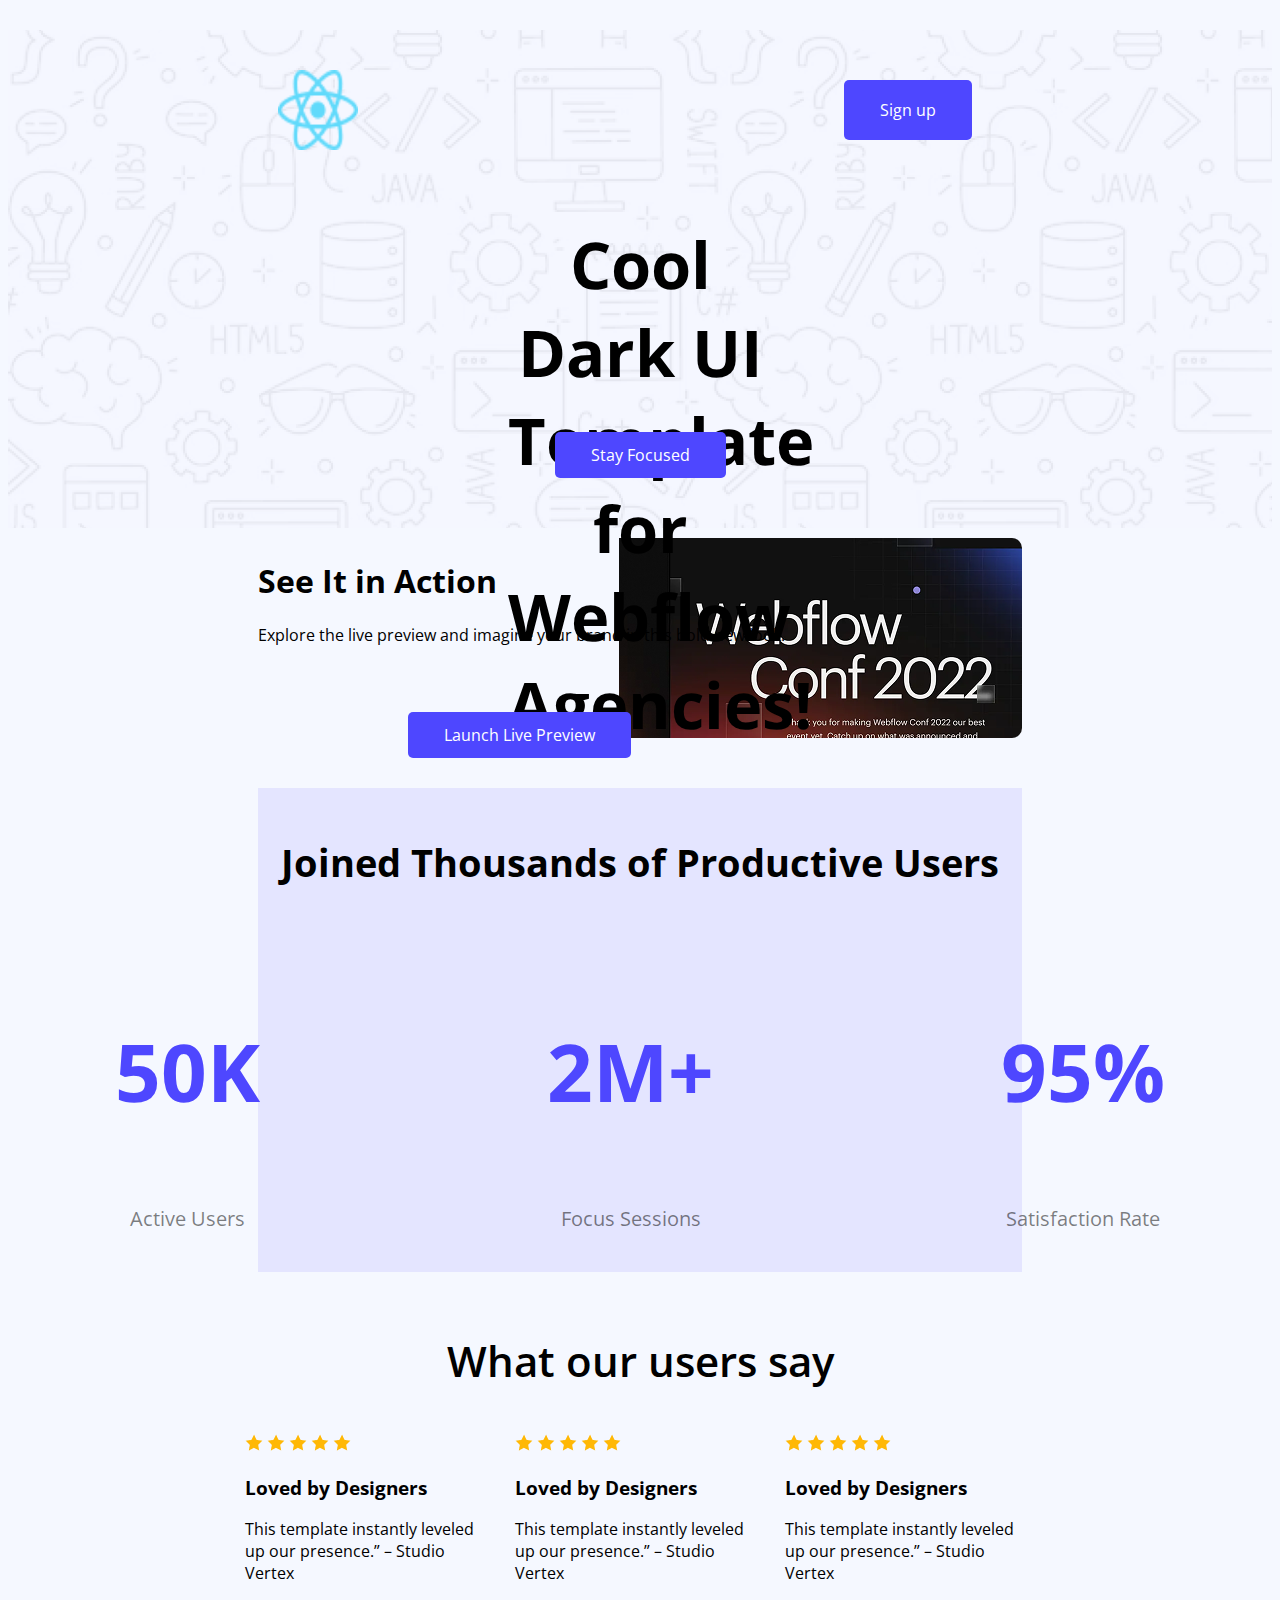
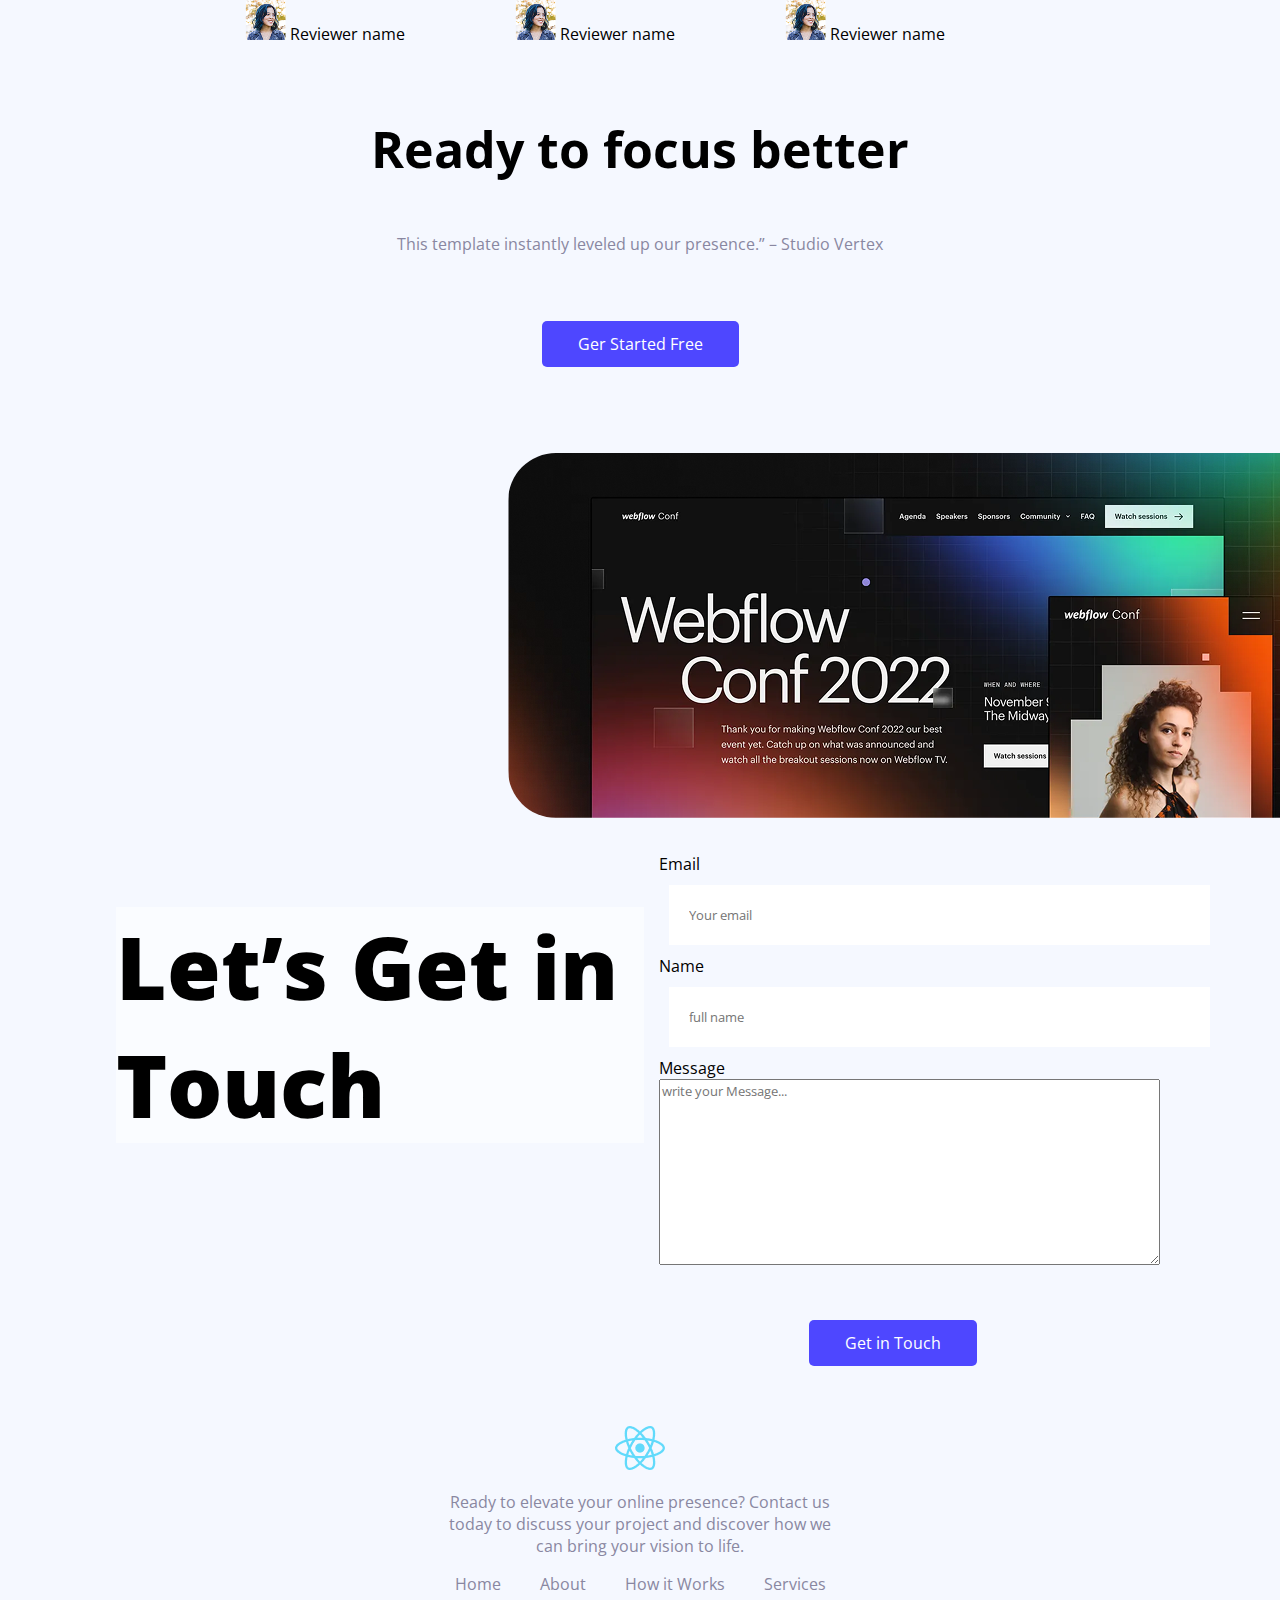
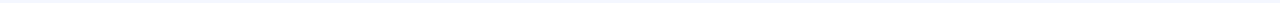
<file: index.html>
<!DOCTYPE html>
<html lang="en">
<head>
    <meta charset="UTF-8">
    <meta name="viewport" content="width=device-width, initial-scale=1.0">
    <title>Web flow 01</title>
<link rel="preconnect" href="https://fonts.googleapis.com">
<link rel="preconnect" href="https://fonts.gstatic.com" crossorigin>
<link href="https://fonts.googleapis.com/css2?family=Open+Sans:ital,wght@0,300..800;1,300..800&family=Raleway:ital,wght@0,100..900;1,100..900&display=swap" rel="stylesheet">
<link rel="stylesheet" href="styles/styles01.css">
    
</head>
<body>
    <header class="header-img header-align">
        <nav class="navigation-top">
            <img class="main-logo" src="assets/react.png" width="80" height="80" alt="">
            <button class="button">Sign up</button>
        </nav>
        <div class="navigation-head">
            <h1 class="navigation-text">Cool Dark UI Template for Webflow Agencies!</h1>
            <button class="button">Stay Focused</button>
        </div>
        
       
    </header>
    <body>
        <main>
            <div class="banner">
            <div class="banner-div">
                <h1 class="banner-header">See It in Action</h1>
                <p>Explore the live preview and imagine your brand in this bold new look.</p>
                <button class="button">Launch Live Preview</button>
            </div>
        </div>
            
        <section class="heighlight-head">
            <h3 class="head-heading">Joined Thousands of Productive Users</h3>
            <div class="heighlight-part">
            
            <div class="about-item">
            <p class="item-title">50K</p>
            <p class="item-description">Active Users</p>
              </div>
            <div class="about-item">
            <p class="item-title">2M+</p>
            <p class="item-description">Focus Sessions</p>
           </div>
           <div class="about-item">
            <p class="item-title">95%</p>
            <p class="item-description">Satisfaction Rate</p>
           </div>
        </section>
        </div>
        <div >
        <h2 class="speak-about">What our users say</h2>
        <div class="Reviewer">
            <div class="speaks">
                <img src="assets/icon-star.png" alt="">
                <img src="assets/icon-star.png" alt="">
                <img src="assets/icon-star.png" alt="">
                <img src="assets/icon-star.png" alt="">
                <img src="assets/icon-star.png" alt="">
            <h3 class="speak-title">Loved by Designers</h3>
            <p class="speak-description">This template instantly leveled up our presence.” – Studio Vertex</p>
            <img src="assets/avatar.png" alt="">
            Reviewer name
            </div>
            <div class="speaks">
                <img src="assets/icon-star.png" alt="">
                <img src="assets/icon-star.png" alt="">
                <img src="assets/icon-star.png" alt="">
                <img src="assets/icon-star.png" alt="">
                <img src="assets/icon-star.png" alt="">
            <h3 class="speak-title">Loved by Designers</h3>
            <p class="speak-description">This template instantly leveled up our presence.” – Studio Vertex</p>
            <img src="assets/avatar.png" alt="">
            Reviewer name
            </div>
            <div class="speaks">
                <img src="assets/icon-star.png" alt="">
                <img src="assets/icon-star.png" alt="">
                <img src="assets/icon-star.png" alt="">
                <img src="assets/icon-star.png" alt="">
                <img src="assets/icon-star.png" alt="">
            <h3 class="speak-title">Loved by Designers</h3>
            <p class="speak-description">This template instantly leveled up our presence.” – Studio Vertex</p>
            <img src="assets/avatar.png" alt="">
            Reviewer name
            </div>
            
        </div>
        </div>
    </div>
        <div class="secound-part">

        <h3 class="head-secound">Ready to focus better</h3>
        <p class="description-main">This template instantly leveled up our presence.” – Studio Vertex</p>
        <p class="started-free">
        <button class="button">Ger Started Free</button>
        </p>
        <img class="bg-img" src="assets/wc-big.png" alt="">
        </div>
        </main>
    </body>
    <footer>
        <div class="footer-display">
            <div >
            <h1 class="footer-header">Let’s Get in Touch</h1>
            </div>

        <div class="footer-display">
            <div>
            Email <br>
            <input type="text" placeholder="Your email"> <br>
            Name <br>
            <input type="text" placeholder="full name" ><br>
            Message <br>
            <textarea  name="" id="" cols="60" rows="10" placeholder="write your Message..."></textarea> <br>
            <button class="button">Get in Touch</button>
            </div>
        </div>
    </div>


            <div class="footer-end">
            <img class="end-logo" src="/assets/react.png" alt="">
            <p>Ready to elevate your online presence? Contact us today to discuss your project and discover how we can bring your vision to life.</p>
            </div>
            <div class="footer-div">
            <nav class="footer-nav">
                <li> <a href=""></a> Home</li>
                <li> <a href=""></a>About</li>
                <li> <a href=""></a>How it Works</li>
                <li> <a href=""></a>Services</li>
            </nav>
            </div>

    </footer>
</body>
</html>
</file>
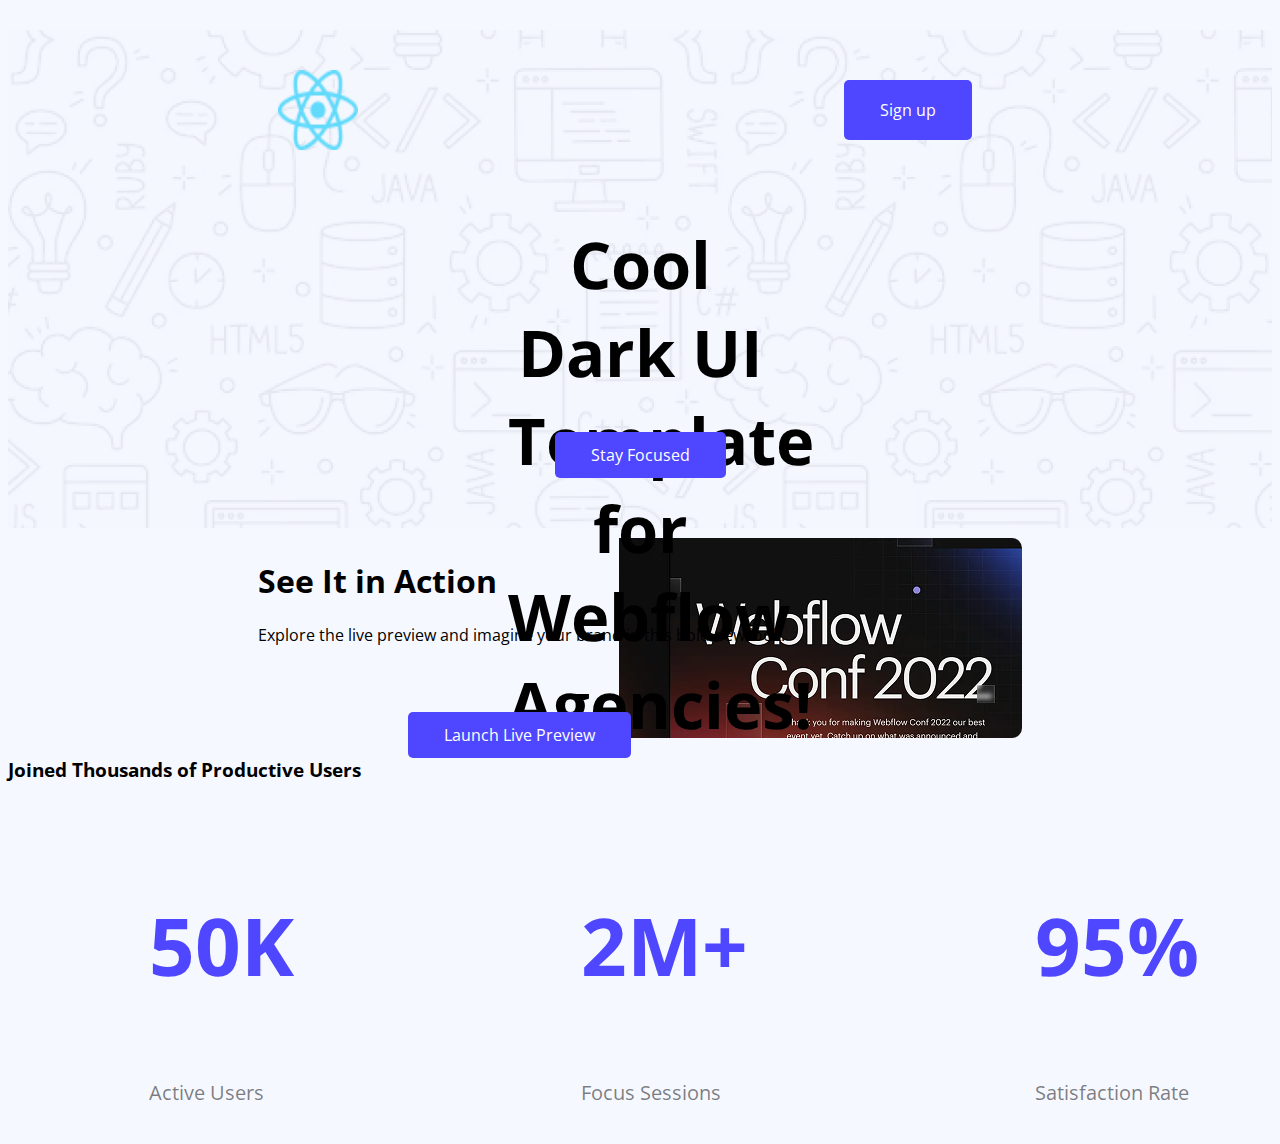
<file: assignment01.html>
<!DOCTYPE html>
<html lang="en">
<head>
    <meta charset="UTF-8">
    <meta name="viewport" content="width=device-width, initial-scale=1.0">
    <title>Web flow 01</title>
    <link rel="stylesheet" href="styles/styles01.css">
    <link rel="preconnect" href="https://fonts.googleapis.com">
    <link rel="preconnect" href="https://fonts.gstatic.com" crossorigin>
    <link href="https://fonts.googleapis.com/css2?family=Open+Sans:ital,wght@0,300..800;1,300..800&family=Raleway:ital,wght@0,100..900;1,100..900&display=swap" rel="stylesheet">

    
</head>
<body>
    <header class="header-img header-align">
        <nav class="navigation-top">
            <img class="main-logo" src="assets/react.png" width="80" height="80" alt="">
            <button class="button">Sign up</button>
        </nav>
        <div class="navigation-head">
            <h1 class="navigation-text">Cool Dark UI Template for Webflow Agencies!</h1>
            <button class="button">Stay Focused</button>
        </div>
        
       
    </header>
    <body>
        <main>
            <div class="banner">
            <div class="banner-div">
                <h1 class="banner-header">See It in Action</h1>
                <p>Explore the live preview and imagine your brand in this bold new look.</p>
                <button class="button">Launch Live Preview</button>
            </div>
        </div>
            
        <section><h3>Joined Thousands of Productive Users</h3></section>
        <div class="heighlight-part">
            
           <div class="about-item">
            <p class="item-title">50K</p>
            <p class="item-description">Active Users</p>
           </div>
           <div class="about-item">
            <p class="item-title">2M+</p>
            <p class="item-description">Focus Sessions</p>
           </div>
           <div class="about-item">
            <p class="item-title">95%</p>
            <p class="item-description">Satisfaction Rate</p>
           </div>

        </div>
        </main>
    </body>
    <footer>

    </footer>
</body>
</html>
</file>
<file: styles/styles01.css>
.open-sans-raleway {
  font-family: "Open Sans", sans-serif;
  font-optical-sizing: auto;
  font-style: normal;
  font-variation-settings:
    "wdth" 100;
}

*{font-family: "Open Sans", sans-serif;}

body{
    background-color: rgba(245, 248, 255, 1);
}

.header-img{
    background-image: url(../assets/hero-bg.png)
}
.header-align{
    justify-content: center;
}
.navigation-top{
    display: flex;
    justify-content: space-between;
    margin: 30px 150px;
    
}
.main-logo{
    margin: 40px 120px;
}
.button{
    background-color: #4E47FF;
    border-radius: 5px;
    margin: 50px 150px;
    color: #FFFFFF;
    border: none;
    font-size: 16px;
    cursor: pointer;
    padding: 12px 36px;
}

.navigation-head{
    text-align: center;
    max-width: 1440px;
    max-height: 700px;
    align-items: center;
    margin: 10px 250px;
}
.navigation-text{
    font-size: 65px;
    font-weight: 800px;
    max-width: 905px;
    max-height: 152px;
    margin: 10px 250px;
    
}

.banner{
    display: flex;
    justify-content:space-between;
    margin: 0px 250px;
    gap: 50px;
    max-height: 200px;
    background-image: url(../assets/wc-mini.png);
    background-position: right;
    background-repeat: no-repeat;
    border-radius: 10px;
    text-align: left;
    
}
.banner-img{
    /* display: right; */
}

.banner-div{
/* display: flex; */
}

.heighlight-part{
    display: flex;
    align-items: center;
    gap: 50px;

}
.about-item{
    align-items: right;
    margin: 10px 141px;
    justify-content: space-around;
    align-items: center;
}

.heighlight-head{
    background-color: rgba(78, 71, 255, 0.1);
    justify-items: center;
    max-width: 1400px;
    max-height: 500px;
    align-items: center;
    margin: 50px 250px;
    padding: 10px;
    text-align: center;
}
.item-title{
    color: #4E47FF;
    font-size: 80px;
    font-weight: 700;
}
.item-description{
    color:rgba(0, 0, 0, 0.5);
    font-size: 20px;
}

.head-heading{
    text-align: center;
    font-size: 38px;
    font-weight: 700;
}
.heighlight-part{
    gap: 5px;
}
.Reviewer{
    display: flex;
    text-align: left;
    gap: 20px;
    margin: 20px 20px;
    justify-content: center;
}

.speak-description{
    max-width: 250px;
    gap: 20px;
}
.speak-about{
    font-size: 42px;
    text-align: center;
    font-weight: 600;
    padding: 10px;
}

.secound-part{
    align-content: center;
    align-items: center;
} 
.head-secound{
    font-size: 50px;
    font-weight: 700;
    text-align: center;
    }

.description-main{
    text-align: center;
    color: #8987A1;
}
.bg-img{
    border-radius: 48px;
    align-content: center;
    margin: 20px 500px ;
}
.started-free{
    
    text-align: center;
    border-radius: 5px;
  
}

main{
align-items: center;
}

/* footer */
.footer-display{

    display: flex;
    justify-content: center;
    gap: 10px;
} 

[type="text"] {
    margin: 10px;
    padding: 20px;
    gap: 10px;
    border: 5px;
    width: 100%;
    height: 20px;
}

.footer-header{
    font-size: 87px;
    font-weight: 800;
    max-width: 528px;
    background-color: rgba(255, 255, 255, 0.5);
}
.footer-end{
    text-align: center;
    max-width: 400px;
    align-items: center;
    margin: auto;
    color: #8987A1;
}

.footer-nav{
    display: flex;
    margin: auto;
    gap: 10px;
    list-style: none;
    justify-content: space-around;
    max-width: 400px;
    text-decoration:none;
    cursor: pointer;
    color: #8987A1;
}
.footer-display{
    padding: 5px;
}
</file>
